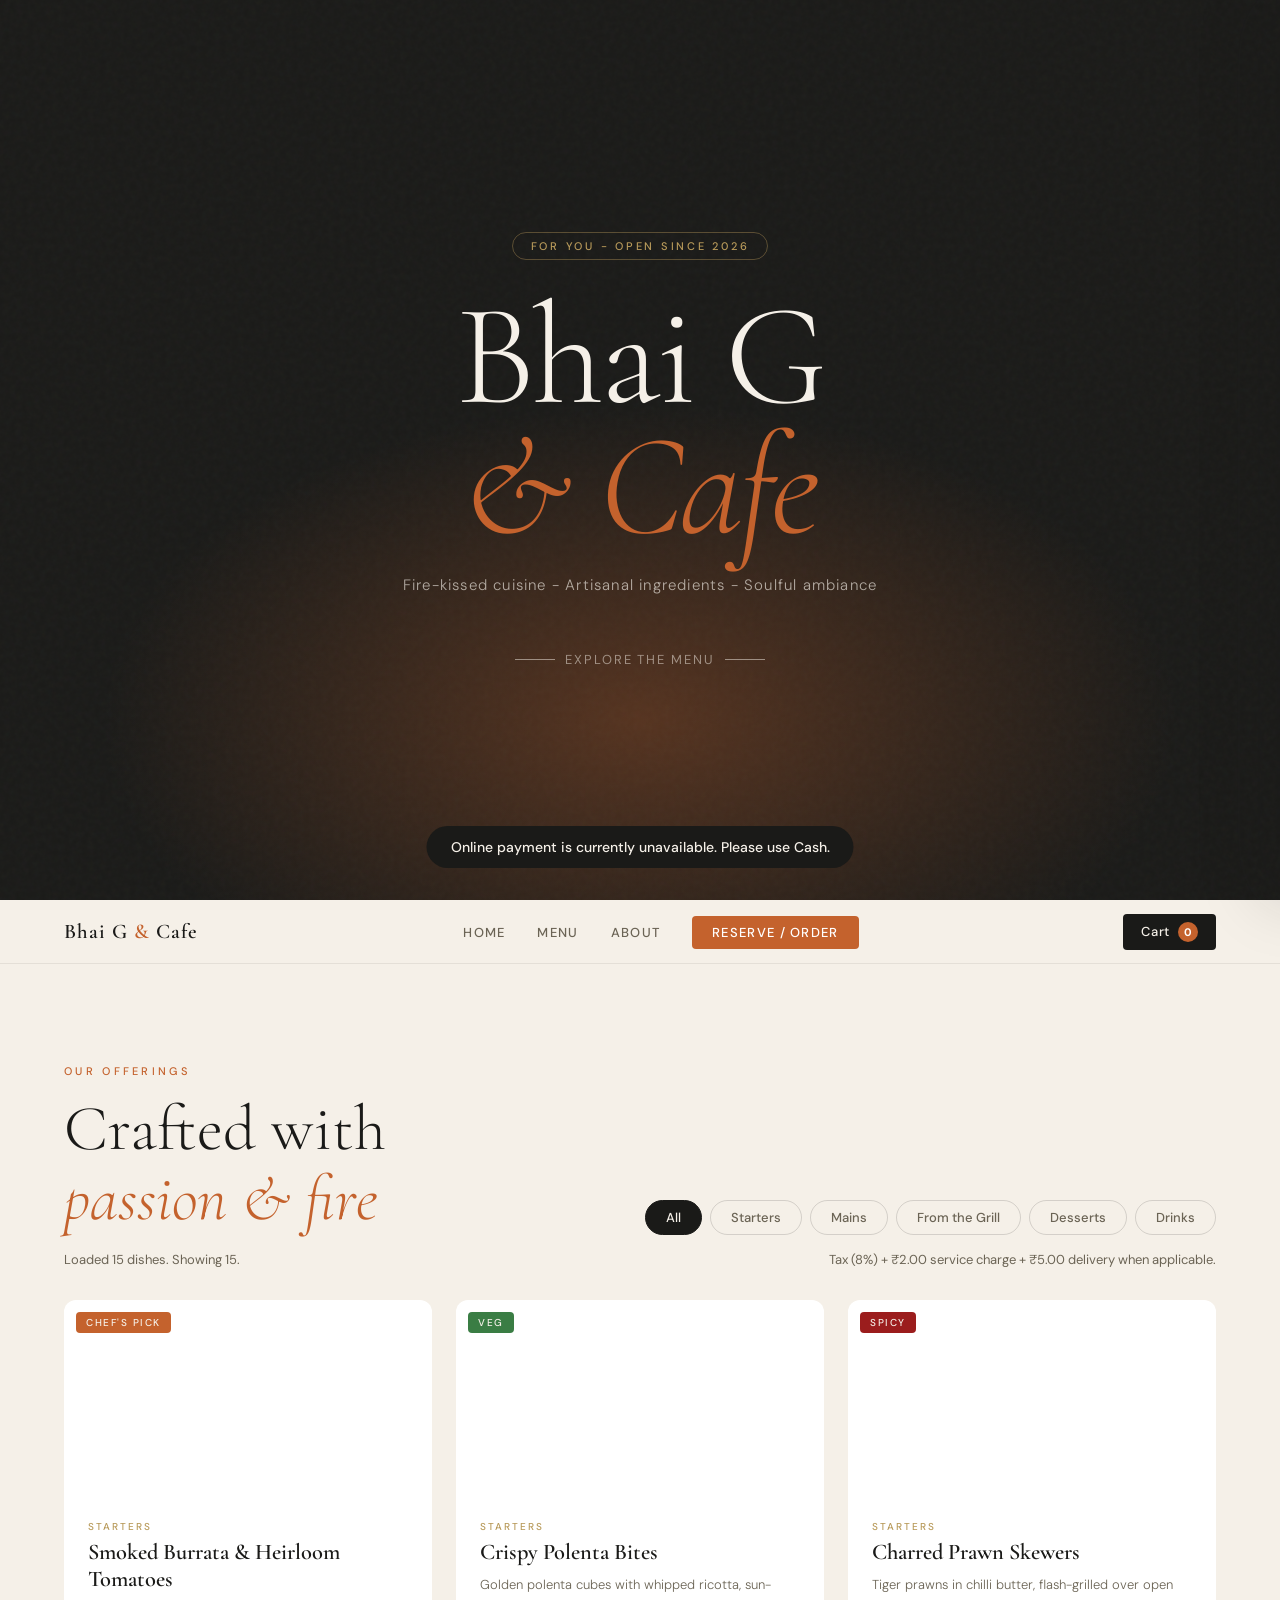
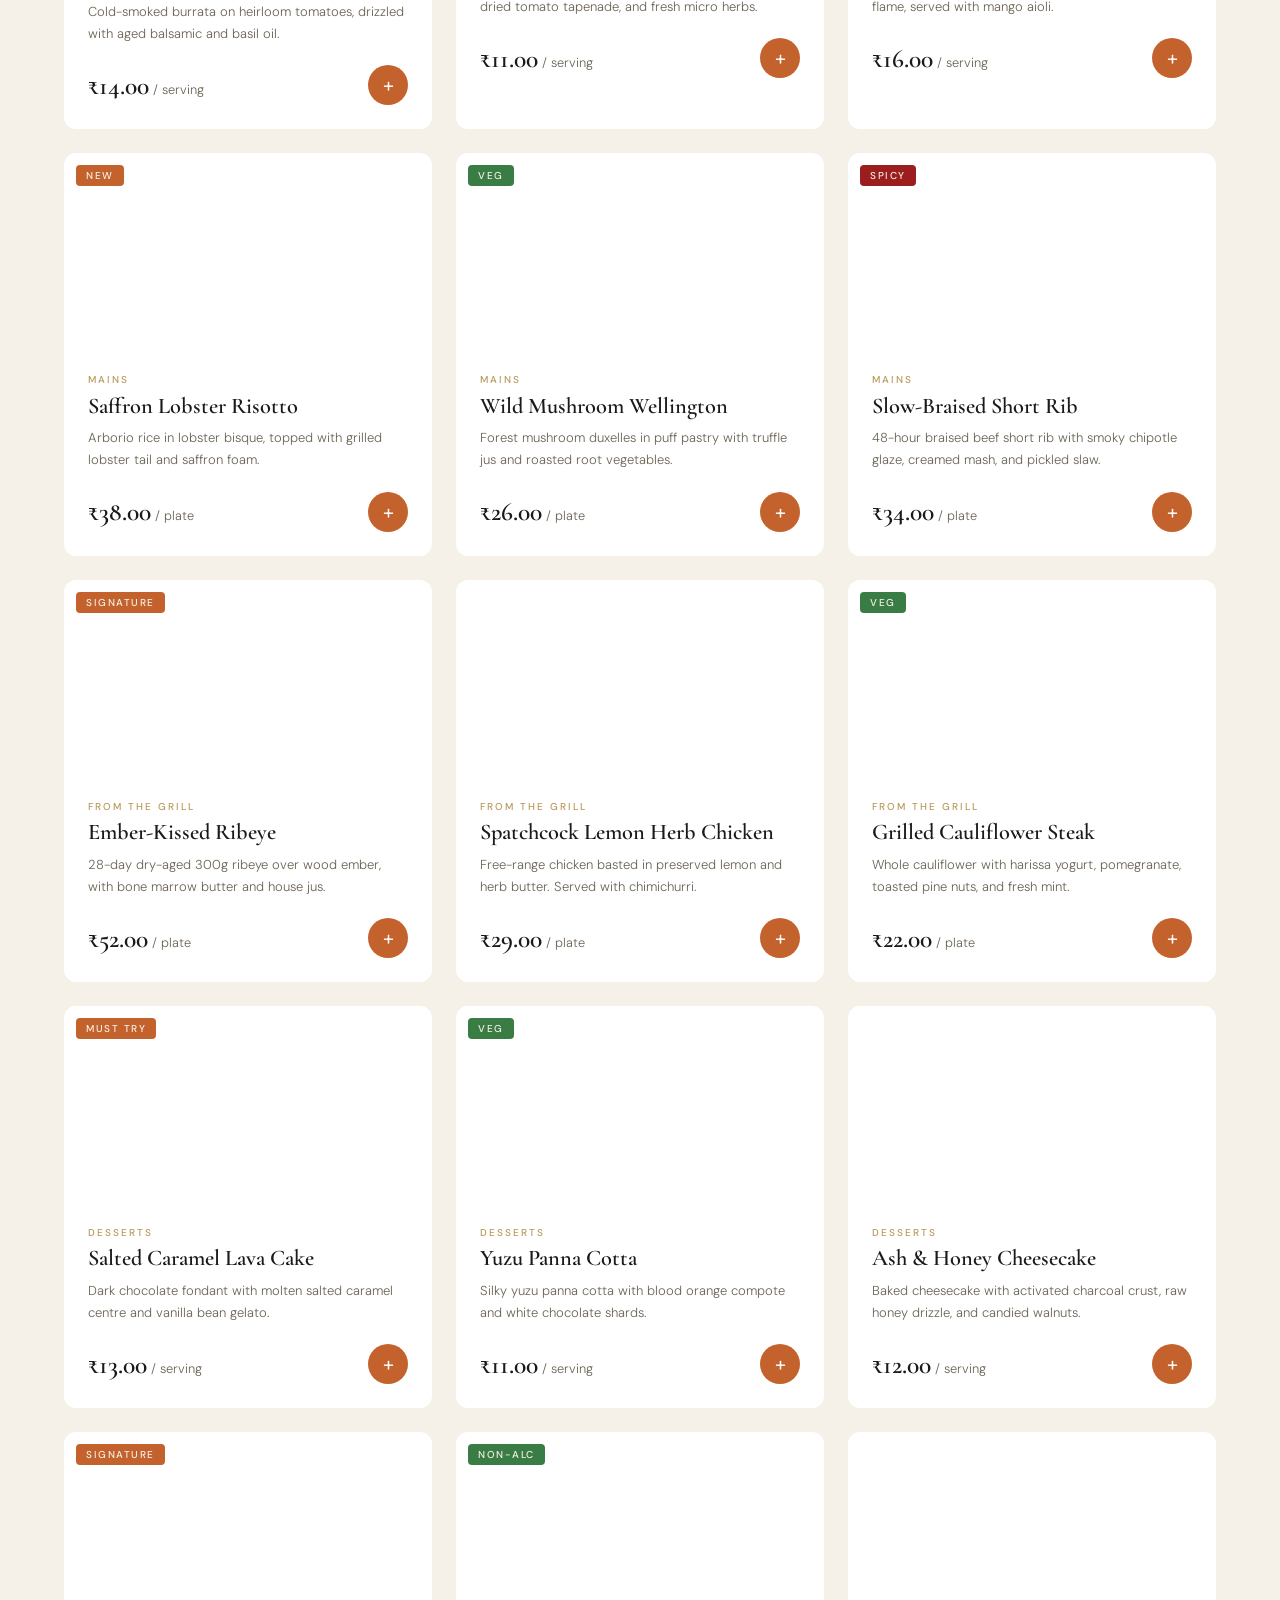
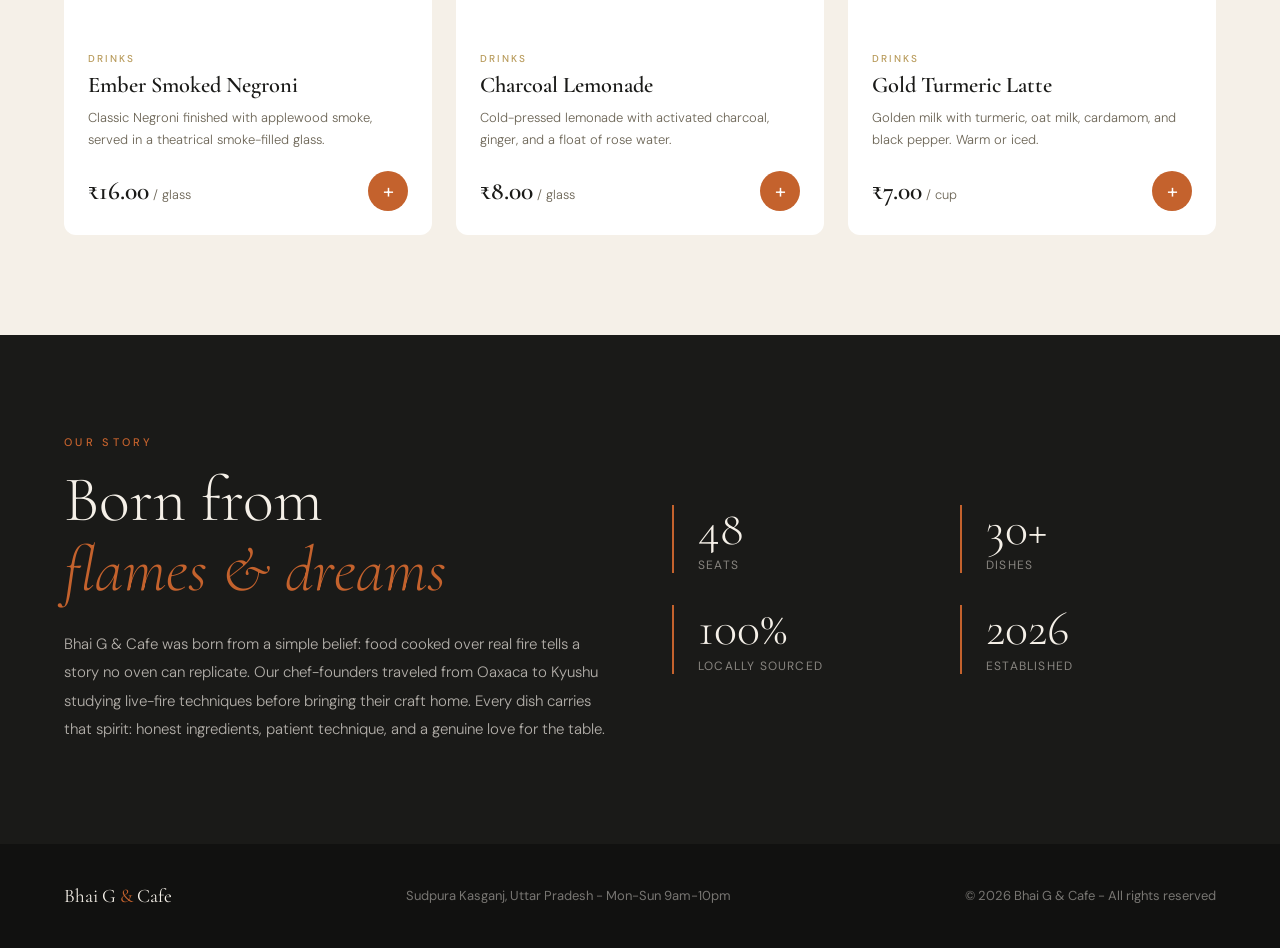
<file: index.html>
<!DOCTYPE html>
<html lang="en">
<head>
  <meta charset="UTF-8">
  <meta name="viewport" content="width=device-width, initial-scale=1.0">
  <meta name="description" content="Bhai G & Cafe restaurant ordering experience with a curated menu, persistent cart, and secure checkout validation.">
  <title>Bhai G & Cafe - A New Dining Experience</title>
  <link rel="preconnect" href="https://fonts.googleapis.com">
  <link rel="preconnect" href="https://fonts.gstatic.com" crossorigin>
  <link href="https://fonts.googleapis.com/css2?family=Cormorant+Garamond:ital,wght@0,300;0,400;0,600;1,300;1,400&family=DM+Sans:wght@300;400;500;700&display=swap" rel="stylesheet">
  <link rel="stylesheet" href="assets/styles.css">
</head>
<body>
  <section class="hero" id="home">
    <div class="hero-content">
      <div class="badge">For You - Open Since 2026</div>
      <h1>Bhai G <br><em>&amp; Cafe</em></h1>
      <p class="hero-sub">Fire-kissed cuisine - Artisanal ingredients - Soulful ambiance</p>
      <a href="#menu" class="scroll-cta"><span class="line"></span> Explore the Menu <span class="line"></span></a>
    </div>
  </section>

  <nav>
    <div class="nav-logo">Bhai G <span>&amp;</span> Cafe</div>
    <ul class="nav-links">
      <li><a href="#home">Home</a></li>
      <li><a href="#menu">Menu</a></li>
      <li><a href="#about">About</a></li>
      <li><a href="#checkout" class="nav-reserve" data-action="open-payment">Reserve / Order</a></li>
    </ul>
    <button class="cart-nav-btn" id="cartButton" type="button" aria-label="Open cart">
      Cart <span class="cart-count" id="cartCount">0</span>
    </button>
  </nav>

  <main>
    <section id="menu">
      <div class="menu-header">
        <div>
          <div class="section-label">Our Offerings</div>
          <h2 class="section-title">Crafted with<br><em>passion &amp; fire</em></h2>
        </div>
        <div class="filters" id="filterButtons" aria-label="Filter menu categories">
          <button class="filter-btn active" type="button" data-filter="all">All</button>
          <button class="filter-btn" type="button" data-filter="starters">Starters</button>
          <button class="filter-btn" type="button" data-filter="mains">Mains</button>
          <button class="filter-btn" type="button" data-filter="grill">From the Grill</button>
          <button class="filter-btn" type="button" data-filter="desserts">Desserts</button>
          <button class="filter-btn" type="button" data-filter="drinks">Drinks</button>
        </div>
      </div>

      <div class="menu-meta">
        <div class="menu-state" id="menuState">Loading menu...</div>
        <div class="pricing-note" id="pricingNote"></div>
      </div>

      <div class="menu-grid" id="menuGrid" aria-live="polite"></div>
    </section>

    <section class="about-strip" id="about">
      <div>
        <div class="section-label">Our Story</div>
        <h2 class="section-title about-title">Born from<br><em>flames &amp; dreams</em></h2>
        <p class="about-text">
          Bhai G &amp; Cafe was born from a simple belief: food cooked over real fire tells a story no oven can replicate.
          Our chef-founders traveled from Oaxaca to Kyushu studying live-fire techniques before bringing their craft home.
          Every dish carries that spirit: honest ingredients, patient technique, and a genuine love for the table.
        </p>
      </div>
      <div class="stats">
        <div class="stat"><div class="stat-num">48</div><div class="stat-label">Seats</div></div>
        <div class="stat"><div class="stat-num">30+</div><div class="stat-label">Dishes</div></div>
        <div class="stat"><div class="stat-num">100%</div><div class="stat-label">Locally Sourced</div></div>
        <div class="stat"><div class="stat-num">2026</div><div class="stat-label">Established</div></div>
      </div>
    </section>
  </main>

  <footer>
    <div class="footer-logo">Bhai G <span>&amp;</span> Cafe</div>
    <div>Sudpura Kasganj, Uttar Pradesh - Mon-Sun 9am-10pm</div>
    <div>&copy; 2026 Bhai G &amp; Cafe - All rights reserved</div>
  </footer>

  <div class="cart-overlay" id="cartOverlay" hidden></div>
  <aside class="cart-drawer" id="cartDrawer" aria-hidden="true" aria-labelledby="cartHeading">
    <div class="cart-header">
      <h2 id="cartHeading">Your Order</h2>
      <button class="cart-close" id="cartClose" type="button" aria-label="Close cart">x</button>
    </div>
    <div class="cart-items" id="cartItems"></div>
    <div class="cart-footer" id="cartFooter" hidden>
      <div class="cart-subtotals">
        <div class="cart-row"><span>Subtotal</span><span id="subtotalVal">$0.00</span></div>
        <div class="cart-row"><span id="taxLabel">Tax</span><span id="taxVal">$0.00</span></div>
        <div class="cart-row"><span id="serviceLabel">Service charge</span><span id="serviceVal">$0.00</span></div>
        <div class="cart-row" id="deliveryFeeRow" hidden><span id="deliveryLabel">Delivery fee</span><span id="deliveryVal">$0.00</span></div>
        <div class="cart-row total"><span>Total</span><span id="totalVal">$0.00</span></div>
      </div>
      <button class="checkout-btn" id="checkoutButton" type="button">Proceed to Checkout</button>
    </div>
  </aside>

  <div class="modal-overlay" id="modalOverlay" hidden>
    <div class="modal" id="paymentModal" role="dialog" aria-modal="true" aria-labelledby="checkoutHeading">
      <div class="modal-header" id="modalHeader">
        <h2 id="checkoutHeading">Secure Checkout</h2>
        <button class="modal-close" id="modalClose" type="button" aria-label="Close checkout">x</button>
      </div>
      <div class="modal-body">
        <div class="steps" id="stepsBar">
          <div class="step active" id="step1"><div class="step-num">1</div>Details</div>
          <div class="step" id="step2"><div class="step-num">2</div>Payment</div>
          <div class="step" id="step3"><div class="step-num">3</div>Review</div>
        </div>

        <section class="form-section active" id="section1">
          <div class="form-group">
            <label for="fullName">Full Name</label>
            <input type="text" id="fullName" placeholder="Jane Smith" autocomplete="name" maxlength="80" required>
          </div>
          <div class="form-row">
            <div class="form-group">
              <label for="email">Email</label>
              <input type="email" id="email" placeholder="jane@example.com" autocomplete="email" maxlength="120" required>
            </div>
            <div class="form-group">
              <label for="phone">Phone</label>
              <input type="tel" id="phone" placeholder="+91 98765 43210" autocomplete="tel" maxlength="20" required>
            </div>
          </div>
          <div class="form-group">
            <label for="deliveryType">Order Type</label>
            <select id="deliveryType">
              <option value="dine">Dine In</option>
              <option value="takeaway">Takeaway</option>
              <option value="delivery">Home Delivery</option>
            </select>
          </div>
          <div class="form-group" id="addressGroup" hidden>
            <label for="address">Delivery Address</label>
            <input type="text" id="address" placeholder="123 Main Street, City, ZIP" autocomplete="street-address" maxlength="180">
          </div>
          <div class="form-group" id="tableGroup">
            <label for="tableNum">Table Number (optional)</label>
            <input type="text" id="tableNum" placeholder="e.g. Table 7" maxlength="20">
          </div>
          <div class="form-group">
            <label for="specialInst">Special Instructions</label>
            <input type="text" id="specialInst" placeholder="Allergies, dietary notes, packaging requests" maxlength="180">
          </div>
          <button class="pay-btn" id="stepOneButton" type="button">Continue to Payment</button>
        </section>

        <section class="form-section" id="section2">
          <button class="back-btn" id="stepTwoBack" type="button">Back</button>
          <div class="order-summary-mini">
            <h4>Order Summary</h4>
            <div id="miniSummaryItems"></div>
            <div class="summary-divider"></div>
            <div class="summary-total"><span>Total Due</span><span id="miniTotal">$0.00</span></div>
          </div>

          <label class="inline-label">Payment Method</label>
          <div class="pay-methods" id="payMethodButtons">
            <button class="pay-method-btn active" type="button" data-method="card">Card</button>
            <button class="pay-method-btn" type="button" data-method="upi">UPI</button>
            <button class="pay-method-btn" type="button" data-method="wallet">Wallet</button>
            <button class="pay-method-btn" type="button" data-method="cod">Cash</button>
          </div>
          <div class="payment-config-note" id="paymentConfigNote" role="status" aria-live="polite"></div>

          <div class="pay-method-panel active" id="panel-card">
            <div class="form-group">
              <label for="cardName">Cardholder Name</label>
              <input type="text" id="cardName" placeholder="Jane Smith" maxlength="80" autocomplete="cc-name">
            </div>
            <div class="form-group">
              <label for="cardNumber">Card Number</label>
              <div class="card-input-wrap">
                <input class="card-number-input" type="text" id="cardNumber" placeholder="1234 5678 9012 3456" maxlength="19" inputmode="numeric" autocomplete="cc-number">
                <div class="card-icons"><span id="cardBrand">Card</span></div>
              </div>
            </div>
            <div class="form-row">
              <div class="form-group">
                <label for="cardExpiry">Expiry</label>
                <input type="text" id="cardExpiry" placeholder="MM / YY" maxlength="7" inputmode="numeric" autocomplete="cc-exp">
              </div>
              <div class="form-group">
                <label for="cardCvv">CVV</label>
                <input type="password" id="cardCvv" placeholder="***" maxlength="4" inputmode="numeric" autocomplete="cc-csc">
              </div>
            </div>
            <p class="helper-text" id="cardPanelHelp">For live payments, card details should be completed inside Razorpay's hosted checkout. Sensitive card data is never stored locally.</p>
          </div>

          <div class="pay-method-panel" id="panel-upi">
            <div class="form-group">
              <label for="upiId">UPI ID</label>
              <div class="upi-input-wrap">
                <input type="text" id="upiId" placeholder="yourname@okaxis" maxlength="120" autocomplete="off">
                <button class="upi-verify-btn" id="verifyUpiButton" type="button">Verify</button>
              </div>
            </div>
            <label class="inline-label">Or choose app</label>
            <div class="upi-apps" id="upiApps">
              <button class="upi-app" type="button" data-upi-app="GPay"><span class="app-icon">G</span>GPay</button>
              <button class="upi-app" type="button" data-upi-app="PhonePe"><span class="app-icon">P</span>PhonePe</button>
              <button class="upi-app" type="button" data-upi-app="Paytm"><span class="app-icon">P</span>Paytm</button>
              <button class="upi-app" type="button" data-upi-app="BHIM"><span class="app-icon">B</span>BHIM</button>
            </div>
          </div>

          <div class="pay-method-panel" id="panel-wallet">
            <div class="upi-apps wallet-grid" id="walletApps">
              <button class="upi-app" type="button" data-wallet="Apple Pay"><span class="app-icon">A</span>Apple Pay</button>
              <button class="upi-app" type="button" data-wallet="Google Pay"><span class="app-icon">G</span>Google Pay</button>
              <button class="upi-app" type="button" data-wallet="PayPal"><span class="app-icon">P</span>PayPal</button>
              <button class="upi-app" type="button" data-wallet="Amazon Pay"><span class="app-icon">A</span>Amazon Pay</button>
            </div>
          </div>

          <div class="pay-method-panel" id="panel-cod">
            <div class="cod-info">
              <div class="cod-icon">Cash</div>
              <p>Pay when your order arrives or when you pick it up. Please keep exact change ready.</p>
            </div>
          </div>

          <button class="pay-btn" id="stepTwoButton" type="button">Review Order</button>
          <div class="security-note">Validation is client-side only in this phase. Real payment security will move to the server in the next phase.</div>
        </section>

        <section class="form-section" id="section3">
          <button class="back-btn" id="stepThreeBack" type="button">Back</button>
          <div class="order-summary-mini">
            <h4>Final Review</h4>
            <div id="reviewItems"></div>
            <div class="summary-divider"></div>
            <div class="summary-item"><span>Subtotal</span><span id="reviewSubtotal">$0.00</span></div>
            <div class="summary-item"><span id="reviewTaxLabel">Tax</span><span id="reviewTax">$0.00</span></div>
            <div class="summary-item"><span id="reviewServiceLabel">Service</span><span id="reviewService">$0.00</span></div>
            <div class="summary-item" id="reviewDeliveryRow" hidden><span id="reviewDeliveryLabel">Delivery fee</span><span id="reviewDelivery">$0.00</span></div>
            <div class="summary-divider"></div>
            <div class="summary-total"><span>Total</span><span id="reviewTotal">$0.00</span></div>
          </div>
          <div class="order-summary-mini">
            <h4>Your Details</h4>
            <div id="reviewDetails" class="review-details"></div>
          </div>
          <p id="reviewPayment" class="review-payment"></p>
          <button class="pay-btn" id="finalPayBtn" type="button"><span id="payBtnLabel">Pay Now</span></button>
          <div class="security-note">This demo never stores card number, CVV, UPI ID, or wallet credentials in localStorage.</div>
        </section>

        <section class="form-section" id="sectionProcessing">
          <div class="processing">
            <div class="spinner"></div>
            <h3>Processing Order...</h3>
            <p>Please do not close this window.</p>
          </div>
        </section>

        <section class="form-section" id="sectionSuccess">
          <div class="success-view">
            <div class="success-icon">OK</div>
            <h3>Order Confirmed!</h3>
            <p>Thank you for choosing Bhai G &amp; Cafe. Your order is being prepared with care.</p>
            <div class="order-id" id="orderIdDisplay"></div>
            <p class="success-note" id="successNote">Confirmation updates will appear here once provider integrations are configured.</p>
            <button class="done-btn" id="doneButton" type="button">Back to Menu</button>
          </div>
        </section>
      </div>
    </div>
  </div>

  <div class="toast" id="toast" role="status" aria-live="polite"></div>

  <script>
    window.BHAI_G_CAFE_API_BASE = "http://localhost:8080";
  </script>
  <script defer src="assets/app.js"></script>
</body>
</html>
</file>
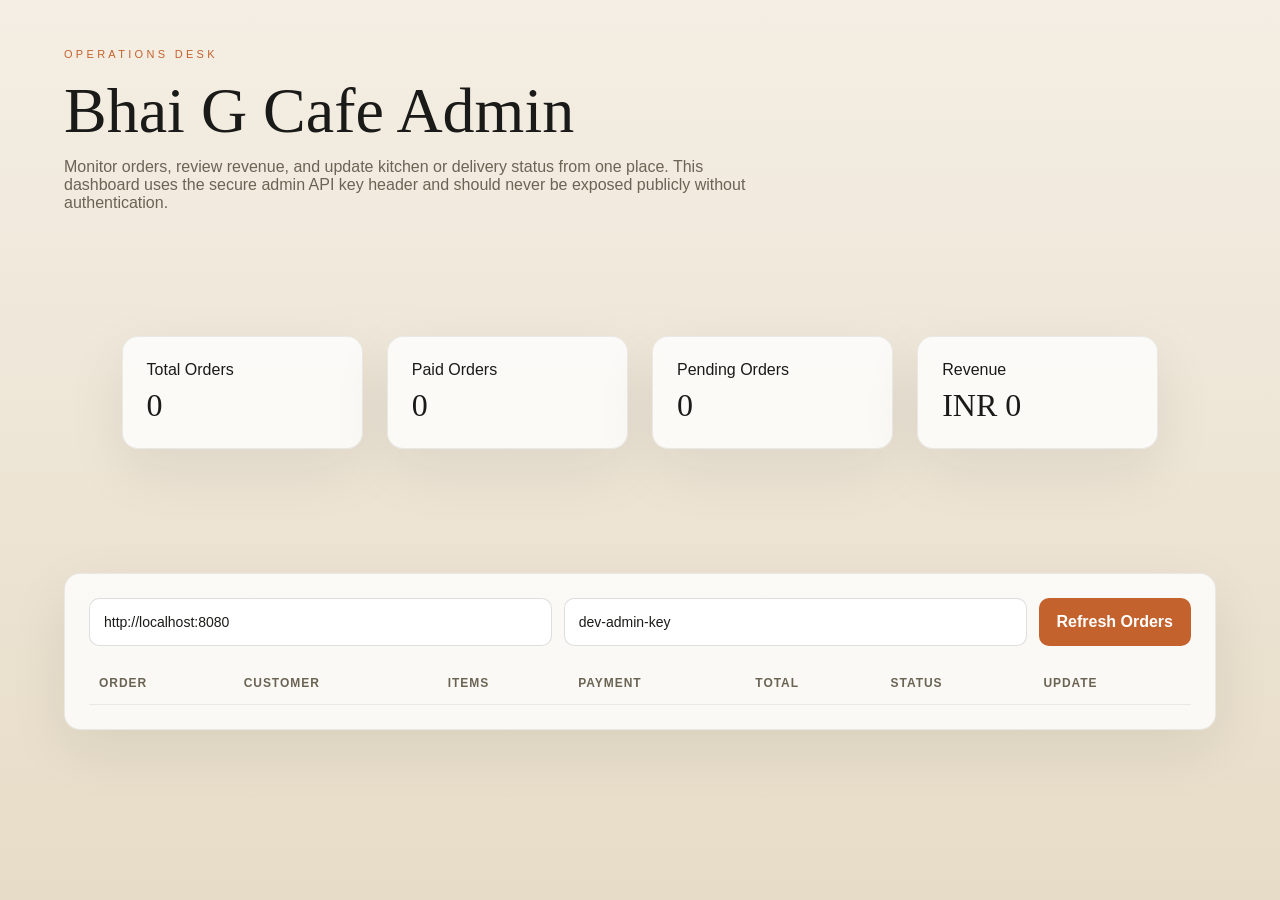
<file: admin/index.html>
<!DOCTYPE html>
<html lang="en">
<head>
  <meta charset="UTF-8">
  <meta name="viewport" content="width=device-width, initial-scale=1.0">
  <title>Bhai G Cafe Admin</title>
  <link rel="stylesheet" href="../assets/styles.css">
  <style>
    body { min-height: 100vh; background: linear-gradient(180deg, #f4eee4 0%, #e7dcc7 100%); }
    .admin-shell { padding: 48px 5%; }
    .admin-grid { display: grid; gap: 24px; grid-template-columns: repeat(auto-fit, minmax(220px, 1fr)); margin: 24px 0; }
    .admin-card, .admin-panel { background: rgba(255,255,255,0.8); border: 1px solid rgba(26,26,24,0.08); border-radius: 16px; padding: 24px; box-shadow: 0 20px 60px rgba(26,26,24,0.08); }
    .admin-stat { font-size: 2rem; font-family: "Cormorant Garamond", serif; margin-top: 8px; }
    .admin-toolbar { display: flex; gap: 12px; flex-wrap: wrap; margin-bottom: 16px; }
    .admin-input { flex: 1 1 260px; min-height: 48px; padding: 12px 14px; border-radius: 10px; border: 1px solid rgba(26,26,24,0.14); }
    .admin-btn { min-height: 48px; padding: 0 18px; border: none; border-radius: 10px; background: #c4622d; color: #fff; font-weight: 600; }
    .admin-table { width: 100%; border-collapse: collapse; }
    .admin-table th, .admin-table td { text-align: left; padding: 14px 10px; border-bottom: 1px solid rgba(26,26,24,0.08); font-size: 14px; vertical-align: top; }
    .admin-table th { font-size: 12px; letter-spacing: 0.08em; text-transform: uppercase; color: #6b6455; }
    .status-pill { display: inline-block; padding: 6px 10px; border-radius: 999px; background: rgba(196,98,45,0.1); color: #a8521f; font-size: 12px; font-weight: 700; text-transform: capitalize; }
    .inline-select { min-height: 40px; border-radius: 8px; border: 1px solid rgba(26,26,24,0.14); padding: 8px 10px; }
  </style>
</head>
<body>
  <main class="admin-shell">
    <div class="section-label">Operations Desk</div>
    <h1 class="section-title">Bhai G Cafe Admin</h1>
    <p style="max-width:700px;color:#6b6455;margin-top:12px;">Monitor orders, review revenue, and update kitchen or delivery status from one place. This dashboard uses the secure admin API key header and should never be exposed publicly without authentication.</p>

    <section class="admin-grid" id="statsGrid">
      <article class="admin-card"><div>Total Orders</div><div class="admin-stat" id="statOrders">0</div></article>
      <article class="admin-card"><div>Paid Orders</div><div class="admin-stat" id="statPaid">0</div></article>
      <article class="admin-card"><div>Pending Orders</div><div class="admin-stat" id="statPending">0</div></article>
      <article class="admin-card"><div>Revenue</div><div class="admin-stat" id="statRevenue">INR 0</div></article>
    </section>

    <section class="admin-panel">
      <div class="admin-toolbar">
        <input class="admin-input" id="apiBase" value="http://localhost:8080" placeholder="API Base URL">
        <input class="admin-input" id="adminKey" value="dev-admin-key" placeholder="Admin API Key">
        <button class="admin-btn" id="refreshButton" type="button">Refresh Orders</button>
      </div>
      <div style="overflow:auto">
        <table class="admin-table">
          <thead>
            <tr>
              <th>Order</th>
              <th>Customer</th>
              <th>Items</th>
              <th>Payment</th>
              <th>Total</th>
              <th>Status</th>
              <th>Update</th>
            </tr>
          </thead>
          <tbody id="ordersBody"></tbody>
        </table>
      </div>
    </section>
  </main>

  <script>
    const ordersBody = document.getElementById("ordersBody");
    const statOrders = document.getElementById("statOrders");
    const statPaid = document.getElementById("statPaid");
    const statPending = document.getElementById("statPending");
    const statRevenue = document.getElementById("statRevenue");
    const refreshButton = document.getElementById("refreshButton");
    const apiBase = document.getElementById("apiBase");
    const adminKey = document.getElementById("adminKey");

    refreshButton.addEventListener("click", loadAdminData);
    loadAdminData();

    async function loadAdminData() {
      const baseUrl = apiBase.value.replace(/\/$/, "");
      const headers = { "X-Admin-Key": adminKey.value.trim() };

      const [statsResponse, ordersResponse] = await Promise.all([
        fetch(baseUrl + "/api/admin/stats", { headers }),
        fetch(baseUrl + "/api/admin/orders", { headers })
      ]);

      if (!statsResponse.ok || !ordersResponse.ok) {
        alert("Admin API request failed. Check API URL and admin key.");
        return;
      }

      const stats = await statsResponse.json();
      const orders = await ordersResponse.json();

      statOrders.textContent = stats.totalOrders;
      statPaid.textContent = stats.paidOrders;
      statPending.textContent = stats.pendingOrders;
      statRevenue.textContent = new Intl.NumberFormat("en-IN", { style: "currency", currency: "INR" }).format(stats.revenue || 0);

      ordersBody.innerHTML = orders.map((order) => `
        <tr>
          <td><strong>${escapeHtml(order.publicOrderId)}</strong><br><span style="color:#6b6455">${new Date(order.createdAtUtc).toLocaleString()}</span></td>
          <td>${escapeHtml(order.customer.fullName)}<br><span style="color:#6b6455">${escapeHtml(order.customer.phone)}</span></td>
          <td>${order.items.map(item => `${escapeHtml(item.name)} x ${item.quantity}`).join("<br>")}</td>
          <td><span class="status-pill">${escapeHtml(order.payment.status)}</span></td>
          <td>${new Intl.NumberFormat("en-IN", { style: "currency", currency: order.currency || "INR" }).format(order.pricing.total)}</td>
          <td><span class="status-pill">${escapeHtml(order.status)}</span></td>
          <td>
            <select class="inline-select" data-order-id="${escapeHtml(order.publicOrderId)}">
              ${statusOptions(order.status)}
            </select>
            <button class="admin-btn" style="margin-top:8px" type="button" onclick="updateStatus('${escapeJs(order.publicOrderId)}', this.previousElementSibling.value)">Save</button>
          </td>
        </tr>
      `).join("");
    }

    async function updateStatus(orderId, status) {
      const baseUrl = apiBase.value.replace(/\/$/, "");
      const response = await fetch(baseUrl + "/api/admin/orders/" + encodeURIComponent(orderId) + "/status", {
        method: "PATCH",
        headers: {
          "Content-Type": "application/json",
          "X-Admin-Key": adminKey.value.trim()
        },
        body: JSON.stringify({ status })
      });

      if (!response.ok) {
        alert("Could not update order status.");
        return;
      }

      await loadAdminData();
    }

    function escapeHtml(value) {
      return String(value ?? "")
        .replace(/&/g, "&amp;")
        .replace(/</g, "&lt;")
        .replace(/>/g, "&gt;")
        .replace(/\"/g, "&quot;")
        .replace(/'/g, "&#39;");
    }

    function escapeJs(value) {
      return String(value ?? "").replace(/\\/g, "\\\\").replace(/'/g, "\\'");
    }

    function statusOptions(currentStatus) {
      const statuses = ["pending", "confirmed", "preparing", "ready", "out_for_delivery", "completed", "cancelled"];
      return statuses.map(status => `<option value="${status}" ${status === currentStatus ? "selected" : ""}>${status}</option>`).join("");
    }
  </script>
</body>
</html>
</file>
<file: assets/styles.css>
*, *::before, *::after {
  box-sizing: border-box;
  margin: 0;
  padding: 0;
}

:root {
  --cream: #f5f0e8;
  --charcoal: #1a1a18;
  --ember: #c4622d;
  --gold: #b89a5a;
  --smoke: #e8e2d8;
  --text-muted: #6b6455;
  --green: #2d7a4f;
  --red: #b03030;
  --white: #ffffff;
  --shadow-lg: 0 20px 50px rgba(26, 26, 24, 0.12);
  --shadow-modal: 0 40px 100px rgba(26, 26, 24, 0.25);
}

html {
  scroll-behavior: smooth;
}

body {
  font-family: "DM Sans", sans-serif;
  background: var(--cream);
  color: var(--charcoal);
  overflow-x: hidden;
}

body.no-scroll {
  overflow: hidden;
}

button,
input,
select {
  font: inherit;
}

button {
  cursor: pointer;
}

a {
  color: inherit;
}

[hidden] {
  display: none !important;
}

.hero {
  min-height: 100vh;
  background: var(--charcoal);
  display: grid;
  place-items: center;
  position: relative;
  overflow: hidden;
}

.hero::before {
  content: "";
  position: absolute;
  inset: 0;
  background: radial-gradient(ellipse 60% 50% at 50% 80%, rgba(196, 98, 45, 0.35) 0%, transparent 70%);
  pointer-events: none;
}

.hero::after {
  content: "";
  position: absolute;
  inset: 0;
  background: url("data:image/svg+xml,%3Csvg viewBox='0 0 200 200' xmlns='http://www.w3.org/2000/svg'%3E%3Cfilter id='noise'%3E%3CfeTurbulence type='fractalNoise' baseFrequency='0.75' numOctaves='4' stitchTiles='stitch'/%3E%3C/filter%3E%3Crect width='100%25' height='100%25' filter='url(%23noise)' opacity='0.08'/%3E%3C/svg%3E");
  opacity: 0.4;
  pointer-events: none;
}

.hero-content {
  text-align: center;
  position: relative;
  z-index: 1;
  animation: fadeUp 1.2s ease both;
}

.badge {
  display: inline-block;
  font-size: 11px;
  font-weight: 500;
  letter-spacing: 0.25em;
  text-transform: uppercase;
  color: var(--gold);
  border: 1px solid rgba(184, 154, 90, 0.4);
  padding: 6px 18px;
  border-radius: 50px;
  margin-bottom: 2rem;
}

.hero h1 {
  font-family: "Cormorant Garamond", serif;
  font-size: clamp(4rem, 12vw, 9rem);
  font-weight: 300;
  color: var(--cream);
  line-height: 0.9;
  letter-spacing: -0.02em;
}

.hero h1 em,
.section-title em {
  font-style: italic;
  color: var(--ember);
}

.hero-sub {
  font-size: 15px;
  font-weight: 300;
  color: rgba(245, 240, 232, 0.65);
  letter-spacing: 0.08em;
  margin-top: 1.5rem;
}

.scroll-cta {
  display: inline-flex;
  align-items: center;
  gap: 10px;
  margin-top: 3.5rem;
  font-size: 13px;
  letter-spacing: 0.15em;
  text-transform: uppercase;
  color: rgba(245, 240, 232, 0.5);
  text-decoration: none;
  transition: color 0.3s;
}

.scroll-cta:hover {
  color: var(--ember);
}

.scroll-cta .line {
  width: 40px;
  height: 1px;
  background: currentColor;
  transition: width 0.3s;
}

.scroll-cta:hover .line {
  width: 60px;
}

nav {
  position: sticky;
  top: 0;
  z-index: 200;
  background: rgba(245, 240, 232, 0.95);
  backdrop-filter: blur(12px);
  border-bottom: 1px solid rgba(26, 26, 24, 0.08);
  padding: 0 5%;
  display: flex;
  align-items: center;
  justify-content: space-between;
  min-height: 64px;
}

.nav-logo,
.footer-logo {
  font-family: "Cormorant Garamond", serif;
}

.nav-logo {
  font-size: 1.3rem;
  font-weight: 600;
  letter-spacing: 0.05em;
}

.nav-logo span,
.footer-logo span {
  color: var(--ember);
}

.nav-links {
  display: flex;
  gap: 2rem;
  list-style: none;
  align-items: center;
}

.nav-links a {
  font-size: 13px;
  font-weight: 500;
  letter-spacing: 0.1em;
  text-transform: uppercase;
  text-decoration: none;
  color: var(--text-muted);
  transition: color 0.2s;
}

.nav-links a:hover,
.nav-links a:focus-visible {
  color: var(--ember);
}

.nav-reserve {
  background: var(--ember);
  color: var(--white) !important;
  padding: 8px 20px;
  border-radius: 4px;
}

.cart-nav-btn,
.checkout-btn,
.pay-btn,
.done-btn {
  border: none;
}

.cart-nav-btn {
  background: var(--charcoal);
  color: var(--cream);
  padding: 8px 18px;
  border-radius: 4px;
  font-size: 13px;
  font-weight: 500;
  letter-spacing: 0.05em;
  display: flex;
  align-items: center;
  gap: 8px;
  transition: background 0.2s;
}

.cart-nav-btn:hover,
.cart-nav-btn:focus-visible {
  background: var(--ember);
}

.cart-count {
  background: var(--ember);
  color: var(--white);
  font-size: 11px;
  font-weight: 700;
  min-width: 20px;
  height: 20px;
  border-radius: 50%;
  display: grid;
  place-items: center;
}

.cart-count.bump {
  animation: bump 0.3s ease;
}

section {
  padding: 100px 5%;
}

.section-label {
  font-size: 11px;
  font-weight: 500;
  letter-spacing: 0.3em;
  text-transform: uppercase;
  color: var(--ember);
  margin-bottom: 1rem;
}

.section-title {
  font-family: "Cormorant Garamond", serif;
  font-size: clamp(2.5rem, 5vw, 4rem);
  font-weight: 300;
  line-height: 1.1;
}

.menu-header {
  display: flex;
  flex-wrap: wrap;
  align-items: flex-end;
  justify-content: space-between;
  gap: 2rem;
  margin-bottom: 1rem;
}

.filters {
  display: flex;
  gap: 0.5rem;
  flex-wrap: wrap;
}

.filter-btn {
  padding: 8px 20px;
  border-radius: 50px;
  border: 1.5px solid rgba(26, 26, 24, 0.15);
  background: transparent;
  font-size: 13px;
  font-weight: 500;
  color: var(--text-muted);
  transition: all 0.25s;
}

.filter-btn:hover,
.filter-btn:focus-visible {
  border-color: var(--ember);
  color: var(--ember);
}

.filter-btn.active {
  background: var(--charcoal);
  border-color: var(--charcoal);
  color: var(--cream);
}

.menu-meta {
  display: flex;
  justify-content: space-between;
  gap: 1rem;
  align-items: center;
  margin-bottom: 2rem;
  color: var(--text-muted);
  font-size: 13px;
}

.pricing-note {
  text-align: right;
}

.menu-grid {
  display: grid;
  grid-template-columns: repeat(auto-fill, minmax(300px, 1fr));
  gap: 1.5rem;
}

.card {
  background: var(--white);
  border-radius: 12px;
  overflow: hidden;
  transition: transform 0.3s, box-shadow 0.3s;
  animation: fadeUp 0.5s ease both;
}

.card:hover {
  transform: translateY(-6px);
  box-shadow: var(--shadow-lg);
}

.card.hidden {
  display: none;
}

.card-img {
  height: 200px;
  background-size: cover;
  background-position: center;
  position: relative;
}

.card-badge {
  position: absolute;
  top: 12px;
  left: 12px;
  background: var(--charcoal);
  color: var(--cream);
  font-size: 10px;
  font-weight: 500;
  letter-spacing: 0.15em;
  text-transform: uppercase;
  padding: 4px 10px;
  border-radius: 4px;
}

.card-badge.new {
  background: var(--ember);
}

.card-badge.veg {
  background: #3a7d44;
}

.card-badge.spicy {
  background: #9b1d1d;
}

.card-body {
  padding: 1.25rem 1.5rem 1.5rem;
}

.card-category {
  font-size: 10px;
  font-weight: 500;
  letter-spacing: 0.2em;
  text-transform: uppercase;
  color: var(--gold);
  margin-bottom: 0.4rem;
}

.card-title {
  font-family: "Cormorant Garamond", serif;
  font-size: 1.4rem;
  font-weight: 600;
  margin-bottom: 0.5rem;
  line-height: 1.2;
}

.card-desc {
  font-size: 13px;
  font-weight: 300;
  color: var(--text-muted);
  line-height: 1.7;
  margin-bottom: 1.25rem;
}

.card-footer {
  display: flex;
  align-items: center;
  justify-content: space-between;
  gap: 1rem;
}

.price {
  font-family: "Cormorant Garamond", serif;
  font-size: 1.6rem;
  font-weight: 600;
}

.price span {
  font-size: 0.8rem;
  font-weight: 300;
  color: var(--text-muted);
  font-family: "DM Sans", sans-serif;
}

.add-btn {
  width: 40px;
  height: 40px;
  border-radius: 50%;
  border: none;
  background: var(--ember);
  color: var(--white);
  font-size: 20px;
  display: grid;
  place-items: center;
  transition: background 0.2s, transform 0.15s;
  line-height: 1;
}

.add-btn:hover,
.add-btn:focus-visible {
  background: #a8521f;
  transform: scale(1.08);
}

.add-btn.added {
  background: var(--green);
}

.cart-overlay,
.modal-overlay {
  position: fixed;
  inset: 0;
  opacity: 0;
  pointer-events: none;
  transition: opacity 0.3s;
}

.cart-overlay {
  background: rgba(26, 26, 24, 0.5);
  z-index: 300;
  backdrop-filter: blur(4px);
}

.cart-overlay.open,
.modal-overlay.open {
  opacity: 1;
  pointer-events: auto;
}

.cart-drawer {
  position: fixed;
  top: 0;
  right: 0;
  height: 100vh;
  width: min(480px, 100vw);
  background: var(--cream);
  z-index: 301;
  display: flex;
  flex-direction: column;
  transform: translateX(100%);
  transition: transform 0.4s cubic-bezier(0.4, 0, 0.2, 1);
  box-shadow: -20px 0 60px rgba(26, 26, 24, 0.15);
}

.cart-drawer.open {
  transform: translateX(0);
}

.cart-header,
.modal-header {
  padding: 1.5rem 2rem;
  border-bottom: 1px solid rgba(26, 26, 24, 0.08);
  display: flex;
  align-items: center;
  justify-content: space-between;
}

.cart-header h2,
.modal-header h2,
.order-summary-mini h4,
.processing h3,
.success-view h3 {
  font-family: "Cormorant Garamond", serif;
}

.cart-header h2 {
  font-size: 1.8rem;
}

.cart-close,
.modal-close {
  background: none;
  border: none;
  font-size: 24px;
  color: var(--text-muted);
  line-height: 1;
}

.cart-items {
  flex: 1;
  overflow-y: auto;
  padding: 1rem 2rem;
}

.cart-empty {
  text-align: center;
  padding: 4rem 0;
  color: var(--text-muted);
}

.cart-item {
  display: grid;
  grid-template-columns: 60px 1fr auto;
  gap: 1rem;
  align-items: center;
  padding: 1rem 0;
  border-bottom: 1px solid rgba(26, 26, 24, 0.06);
}

.cart-item-img {
  width: 60px;
  height: 60px;
  border-radius: 8px;
  background-size: cover;
  background-position: center;
}

.cart-item-name {
  font-family: "Cormorant Garamond", serif;
  font-size: 1rem;
  font-weight: 600;
  margin-bottom: 2px;
}

.cart-item-price,
.summary-item,
.review-payment,
.helper-text,
.success-note {
  color: var(--text-muted);
}

.cart-item-price {
  font-size: 13px;
}

.cart-item-controls {
  display: flex;
  align-items: center;
  gap: 8px;
}

.qty-btn {
  width: 28px;
  height: 28px;
  border-radius: 50%;
  border: 1.5px solid rgba(26, 26, 24, 0.15);
  background: transparent;
  font-size: 16px;
  display: grid;
  place-items: center;
  color: var(--charcoal);
}

.qty-num {
  min-width: 20px;
  text-align: center;
}

.cart-footer {
  padding: 1.5rem 2rem;
  border-top: 1px solid rgba(26, 26, 24, 0.08);
}

.cart-row,
.summary-item,
.summary-total {
  display: flex;
  justify-content: space-between;
  gap: 1rem;
}

.cart-row {
  font-size: 14px;
  color: var(--text-muted);
  margin-bottom: 0.4rem;
}

.cart-row.total {
  font-size: 1.1rem;
  font-weight: 500;
  color: var(--charcoal);
  border-top: 1px solid rgba(26, 26, 24, 0.1);
  padding-top: 0.75rem;
  margin-top: 0.5rem;
}

.checkout-btn,
.pay-btn,
.done-btn {
  width: 100%;
  padding: 16px;
  color: var(--white);
  border-radius: 8px;
  font-size: 15px;
  font-weight: 500;
  letter-spacing: 0.05em;
  transition: background 0.2s, transform 0.15s;
}

.checkout-btn,
.done-btn {
  background: var(--ember);
}

.pay-btn {
  background: var(--charcoal);
  margin-top: 1.5rem;
}

.checkout-btn:hover,
.pay-btn:hover,
.done-btn:hover,
.checkout-btn:focus-visible,
.pay-btn:focus-visible,
.done-btn:focus-visible {
  transform: translateY(-1px);
}

.checkout-btn:hover,
.done-btn:hover,
.checkout-btn:focus-visible,
.done-btn:focus-visible {
  background: #a8521f;
}

.pay-btn:hover,
.pay-btn:focus-visible {
  background: var(--ember);
}

.modal-overlay {
  background: rgba(26, 26, 24, 0.7);
  z-index: 400;
  display: grid;
  place-items: center;
  padding: 1rem;
  backdrop-filter: blur(6px);
}

.modal {
  background: var(--white);
  border-radius: 16px;
  width: min(560px, 100%);
  max-height: 90vh;
  overflow-y: auto;
  transform: scale(0.95) translateY(20px);
  transition: transform 0.35s cubic-bezier(0.34, 1.56, 0.64, 1);
  box-shadow: var(--shadow-modal);
}

.modal-overlay.open .modal {
  transform: scale(1) translateY(0);
}

.modal-body {
  padding: 1.75rem 2rem;
}

.steps {
  display: flex;
  margin-bottom: 2rem;
}

.step {
  flex: 1;
  text-align: center;
  position: relative;
  padding-bottom: 1rem;
  font-size: 11px;
  font-weight: 500;
  letter-spacing: 0.1em;
  text-transform: uppercase;
  color: rgba(26, 26, 24, 0.3);
}

.step.active {
  color: var(--ember);
}

.step.done {
  color: var(--green);
}

.step::after {
  content: "";
  position: absolute;
  bottom: 0;
  left: 0;
  right: 0;
  height: 2px;
  background: rgba(26, 26, 24, 0.1);
}

.step.active::after {
  background: var(--ember);
}

.step.done::after {
  background: var(--green);
}

.step-num {
  width: 28px;
  height: 28px;
  border-radius: 50%;
  border: 2px solid currentColor;
  display: inline-grid;
  place-items: center;
  font-size: 12px;
  font-weight: 700;
  margin-bottom: 6px;
  background: var(--white);
}

.step.done .step-num,
.step.active .step-num {
  color: var(--white);
}

.step.done .step-num {
  background: var(--green);
  border-color: var(--green);
}

.step.active .step-num {
  background: var(--ember);
  border-color: var(--ember);
}

.form-section {
  display: none;
}

.form-section.active {
  display: block;
  animation: fadeUp 0.3s ease both;
}

.form-group {
  margin-bottom: 1.25rem;
}

.form-row {
  display: grid;
  grid-template-columns: 1fr 1fr;
  gap: 1rem;
}

label,
.inline-label {
  display: block;
  font-size: 12px;
  font-weight: 500;
  letter-spacing: 0.1em;
  text-transform: uppercase;
  color: var(--text-muted);
  margin-bottom: 6px;
}

input,
select {
  width: 100%;
  padding: 12px 14px;
  border: 1.5px solid rgba(26, 26, 24, 0.15);
  border-radius: 8px;
  font-size: 14px;
  color: var(--charcoal);
  background: var(--white);
  transition: border-color 0.2s, box-shadow 0.2s;
  outline: none;
}

input:focus,
select:focus {
  border-color: var(--ember);
  box-shadow: 0 0 0 3px rgba(196, 98, 45, 0.1);
}

input[aria-invalid="true"],
select[aria-invalid="true"] {
  border-color: var(--red);
  box-shadow: 0 0 0 3px rgba(176, 48, 48, 0.12);
}

.card-input-wrap,
.upi-input-wrap {
  position: relative;
}

.card-icons {
  position: absolute;
  right: 12px;
  top: 50%;
  transform: translateY(-50%);
  color: var(--text-muted);
  font-size: 12px;
}

.card-number-input,
#upiId {
  padding-right: 92px;
}

.helper-text {
  font-size: 11px;
  margin-top: -0.5rem;
}

.order-summary-mini,
.cod-info {
  background: var(--cream);
  border-radius: 10px;
  padding: 1.25rem;
}

.order-summary-mini {
  margin-bottom: 1.5rem;
}

.order-summary-mini h4 {
  font-size: 1.1rem;
  font-weight: 600;
  margin-bottom: 1rem;
}

.summary-item {
  font-size: 13px;
  margin-bottom: 6px;
}

.summary-divider {
  height: 1px;
  background: rgba(26, 26, 24, 0.08);
  margin: 10px 0;
}

.summary-total {
  font-weight: 500;
  font-size: 15px;
  color: var(--charcoal);
}

.back-btn {
  background: none;
  border: none;
  color: var(--text-muted);
  font-size: 13px;
  font-weight: 500;
  display: inline-flex;
  align-items: center;
  gap: 6px;
  margin-bottom: 1.5rem;
}

.pay-methods {
  display: flex;
  gap: 0.5rem;
  margin-bottom: 1.5rem;
}

.pay-method-btn {
  flex: 1;
  padding: 10px;
  border: 1.5px solid rgba(26, 26, 24, 0.12);
  border-radius: 8px;
  background: var(--white);
  font-size: 13px;
  font-weight: 500;
  color: var(--text-muted);
}

.pay-method-btn:disabled {
  cursor: not-allowed;
  opacity: 0.55;
  background: rgba(26, 26, 24, 0.04);
}

.pay-method-btn.active,
.upi-app.selected {
  border-color: var(--ember);
  color: var(--ember);
  background: rgba(196, 98, 45, 0.04);
}

.payment-config-note {
  min-height: 1.4em;
  margin: -0.5rem 0 1rem;
  font-size: 12px;
  color: var(--text-muted);
}

.pay-method-panel {
  display: none;
}

.pay-method-panel.active {
  display: block;
}

.upi-verify-btn {
  position: absolute;
  right: 10px;
  top: 50%;
  transform: translateY(-50%);
  background: var(--charcoal);
  color: var(--white);
  border: none;
  border-radius: 4px;
  font-size: 11px;
  font-weight: 500;
  padding: 6px 12px;
}

.upi-apps {
  display: flex;
  gap: 0.75rem;
  margin-top: 1rem;
}

.wallet-grid {
  flex-wrap: wrap;
}

.wallet-grid .upi-app {
  flex: 0 0 calc(50% - 0.375rem);
}

.upi-app {
  flex: 1;
  border: 1.5px solid rgba(26, 26, 24, 0.12);
  border-radius: 8px;
  padding: 10px 6px;
  text-align: center;
  background: var(--white);
  color: var(--text-muted);
}

.app-icon,
.cod-icon,
.success-icon {
  display: block;
  margin-bottom: 4px;
}

.app-icon {
  font-size: 18px;
  font-weight: 700;
}

.cod-info {
  text-align: center;
}

.cod-icon {
  font-size: 18px;
  font-weight: 700;
}

.cod-info p,
.processing p,
.success-view p,
.review-payment {
  font-size: 14px;
  line-height: 1.7;
}

.security-note {
  margin-top: 1rem;
  font-size: 12px;
  color: rgba(26, 26, 24, 0.5);
  text-align: center;
}

.review-details {
  font-size: 13px;
  color: var(--text-muted);
  line-height: 1.8;
}

.review-details p {
  margin-bottom: 0.4rem;
}

.review-details strong {
  color: var(--charcoal);
}

.processing,
.success-view {
  text-align: center;
  padding: 2.5rem 0;
}

.spinner {
  width: 50px;
  height: 50px;
  border: 3px solid rgba(196, 98, 45, 0.2);
  border-top-color: var(--ember);
  border-radius: 50%;
  animation: spin 0.8s linear infinite;
  margin: 0 auto 1.5rem;
}

.success-icon {
  font-size: 24px;
  font-weight: 700;
}

.order-id {
  font-family: monospace;
  background: var(--cream);
  padding: 8px 16px;
  border-radius: 6px;
  font-size: 13px;
  display: inline-block;
  margin: 1rem 0;
  letter-spacing: 0.1em;
}

.about-strip {
  background: var(--charcoal);
  color: var(--cream);
  display: grid;
  grid-template-columns: 1fr 1fr;
  gap: 4rem;
  align-items: center;
}

.about-title {
  color: var(--cream);
}

.about-text {
  font-size: 15px;
  font-weight: 300;
  line-height: 1.9;
  color: rgba(245, 240, 232, 0.7);
  margin-top: 1.5rem;
}

.stats {
  display: grid;
  grid-template-columns: 1fr 1fr;
  gap: 2rem;
}

.stat {
  border-left: 2px solid var(--ember);
  padding-left: 1.5rem;
}

.stat-num {
  font-family: "Cormorant Garamond", serif;
  font-size: 3rem;
  font-weight: 300;
  color: var(--cream);
  line-height: 1;
}

.stat-label {
  font-size: 12px;
  letter-spacing: 0.1em;
  color: rgba(245, 240, 232, 0.5);
  margin-top: 0.3rem;
  text-transform: uppercase;
}

footer {
  background: #111110;
  color: rgba(245, 240, 232, 0.45);
  padding: 40px 5%;
  display: flex;
  justify-content: space-between;
  align-items: center;
  flex-wrap: wrap;
  gap: 1rem;
  font-size: 13px;
}

.footer-logo {
  font-size: 1.2rem;
  color: var(--cream);
}

.toast {
  position: fixed;
  bottom: 2rem;
  left: 50%;
  transform: translateX(-50%) translateY(80px);
  background: var(--charcoal);
  color: var(--cream);
  padding: 12px 24px;
  border-radius: 50px;
  font-size: 14px;
  font-weight: 500;
  z-index: 500;
  transition: transform 0.4s cubic-bezier(0.34, 1.56, 0.64, 1);
  pointer-events: none;
}

.toast.show {
  transform: translateX(-50%) translateY(0);
}

@keyframes fadeUp {
  from {
    opacity: 0;
    transform: translateY(24px);
  }
  to {
    opacity: 1;
    transform: translateY(0);
  }
}

@keyframes bump {
  0%, 100% {
    transform: scale(1);
  }
  50% {
    transform: scale(1.3);
  }
}

@keyframes spin {
  to {
    transform: rotate(360deg);
  }
}

@media (max-width: 768px) {
  .nav-links {
    display: none;
  }

  .hero h1 {
    font-size: clamp(3rem, 16vw, 6rem);
  }

  .menu-meta,
  .about-strip,
  .form-row {
    grid-template-columns: 1fr;
  }

  .menu-meta,
  .pay-methods,
  .upi-apps {
    flex-direction: column;
  }

  .wallet-grid .upi-app {
    flex-basis: auto;
  }
}
</file>
